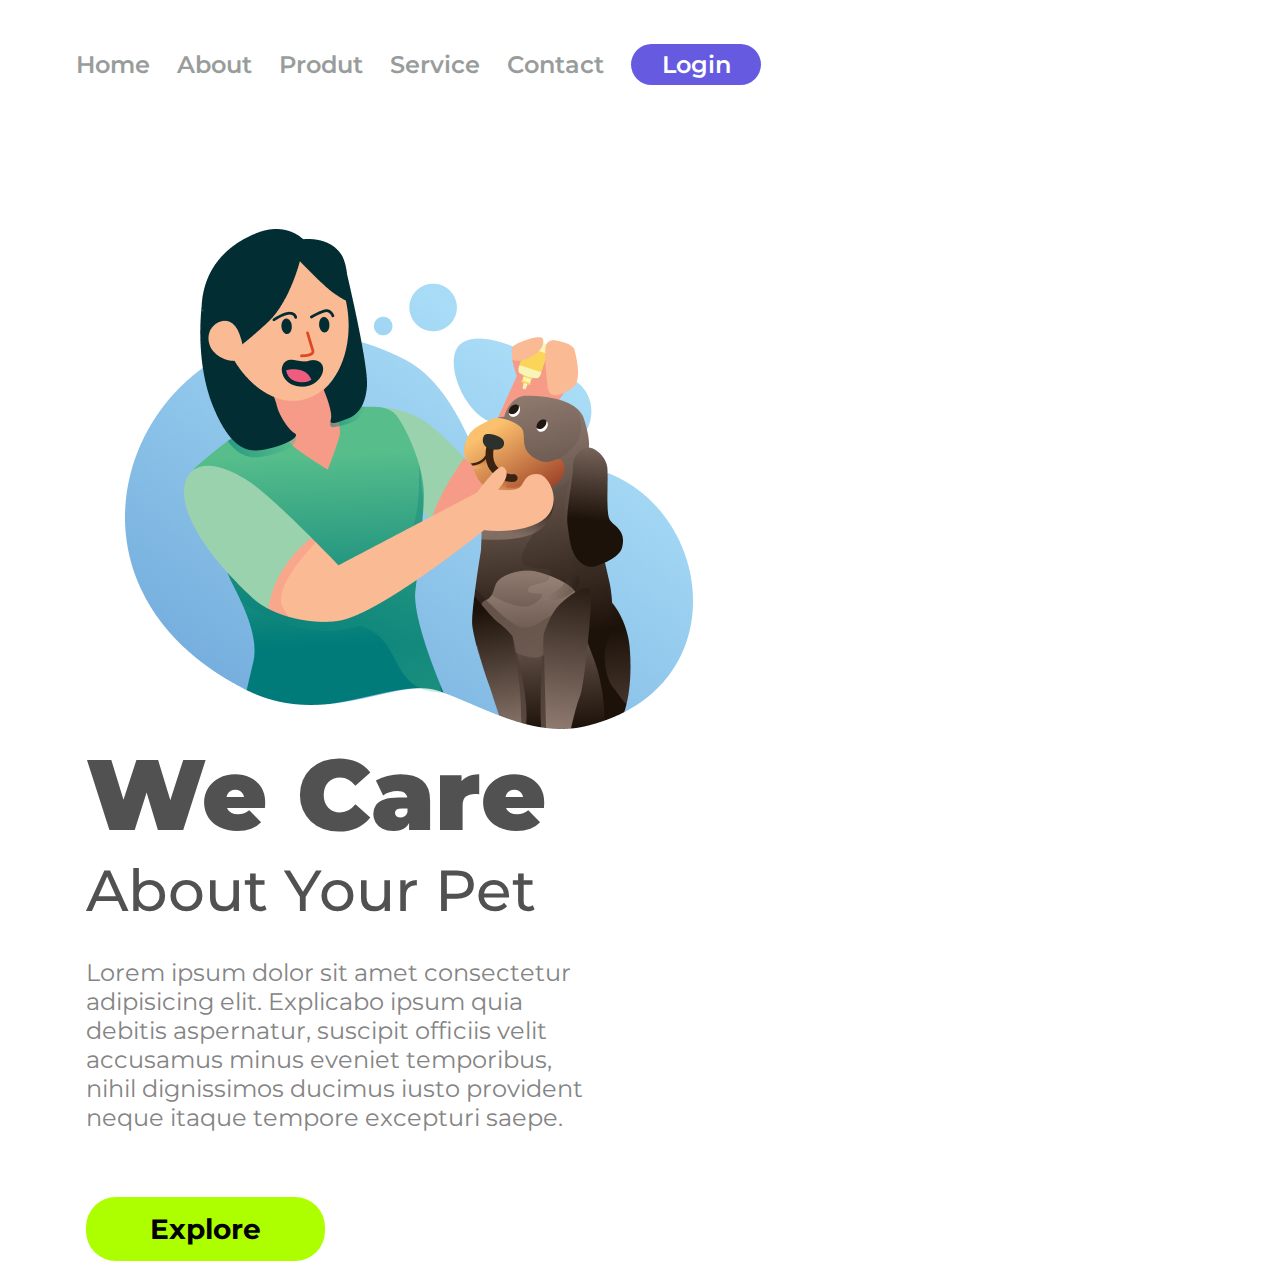
<file: index.html>
<!DOCTYPE html>
<html lang="pt-br">
<head>
    <meta charset="UTF-8">
    <meta http-equiv="X-UA-Compatible" content="IE=edge">
    <meta name="viewport" content="width=device-width, initial-scale=1.0">
    <link rel="stylesheet" href="./style.css">
    <link rel="preconnect" href="https://fonts.googleapis.com">
    <link rel="preconnect" href="https://fonts.gstatic.com" crossorigin>
    <link href="https://fonts.googleapis.com/css2?family=Montserrat:wght@400;500;600;700;900&display=swap" rel="stylesheet">
    <title>We Care</title>
</head>
<body>
    <header>
        <a class="link-hearder">Home</a>
        <a class="link-hearder">About</a>
        <a class="link-hearder">Produt</a>
        <a class="link-hearder"> Service</a>
        <a class="link-hearder">Contact</a>
        <button class="button-hearder">Login</button>
    </header>
    <main>
        <img src="img/We Care.png" alt="We-Care-logo" class="logo-image">
        <section>
            <h1> We Care</h1>
            <h2>About Your Pet</h2>
            <p> Lorem ipsum dolor sit amet consectetur adipisicing elit. Explicabo ipsum quia debitis aspernatur, suscipit officiis velit accusamus minus eveniet temporibus, nihil dignissimos ducimus iusto provident neque itaque tempore excepturi saepe.</p>
            <button class="button-main">Explore</button>
    </section>
    </main>
</body>

</html>
</file>
<file: style.css>
* {
    font-family: 'Montserrat', sans-serif;
    margin: 0;
    padding: 0;
    box-sizing: border-box;
}

header{
    margin: 44px 0 144px 76px;
}

.link-hearder{
    font-weight: 600;
    font-size: 24px;
    line-height: 29px;
    color: #989D9C;
    cursor: pointer;
    margin-right: 23px;
}    

.button-hearder{
    background: #665AE1;
    border-radius: 20.5px;
    Width: 130px;
    Height: 41px;
    border: none;
    font-weight: 600;
    font-size: 24px;
    line-height: 29px;
    color: #FFFFFF;
    cursor: pointer;
}

.logo-image{
    width: 568px;
    height: 500px;
    margin-left: 125px;
    display: inline-block;
}

section{
    display: inline-block; 
    margin-left: 86px;  
}

h1 {
    font-weight: 900;
    font-size: 100px;
    line-height: 122px;
    color: #515151;
}

h2 {
    font-style: normal;
    font-weight: 500;
    font-size: 58px;
    line-height: 71px;
    color: #515151;
}

p {
    font-weight: 400;
    font-size: 24px;
    line-height: 29px;
    color: #848484;
    width: 515px;
    margin-top: 32px;
    margin-bottom: 65px;
}

.button-main {
    background: #ADFF00;
    border-radius: 30px;
    Width: 239px;
    Height: 64px;
    border: none;
    cursor: pointer;
    font-weight: 700;
    font-size: 28px;
    line-height: 34px;
    color: #000000;
}

@media screen and (max-width:900px){
    .main{
        width: 100%;
         height: 50%;
         padding: 0;
         margin: 0;
    }
    

    .h1{
        font-size: 50px;
        line-height: 61px;
        text-align: center;
    }

    .p{
        font-size: 30px;
        line-height: 37px;
        text-align: center;
    }

    img{
        Width: 354px;
        height: 317px;
        text-align: center;
        margin-top: 149px;
        margin-left: 14px;
        margin-right: 22px;
        margin-bottom: 334px;

    }
}
</file>
